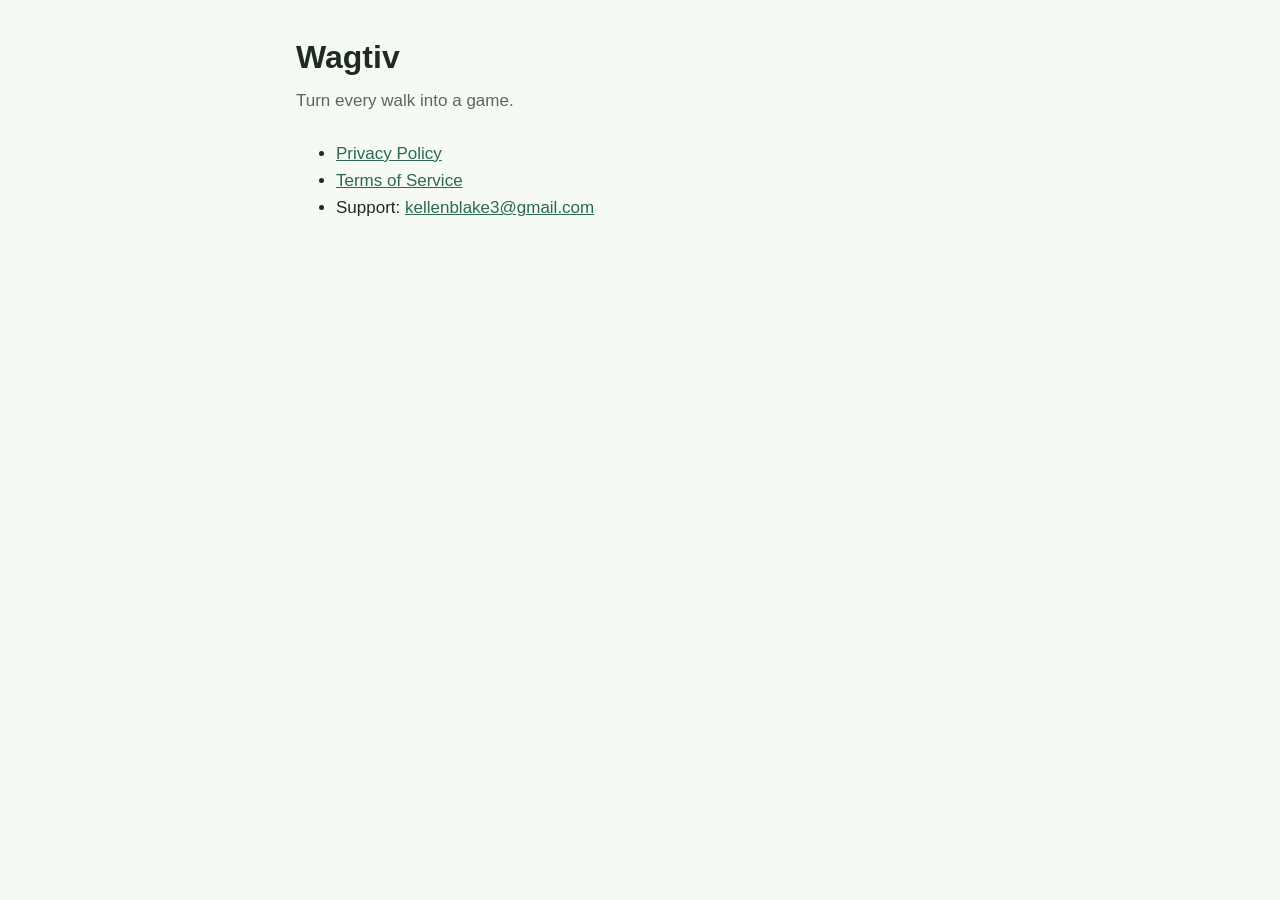
<file: index.html>
<!doctype html>
<html lang="en"><head><meta charset="utf-8"><meta name="viewport" content="width=device-width, initial-scale=1">
<title>Wagtiv</title><link rel="stylesheet" href="style.css"></head>
<body><main>
<h1>Wagtiv</h1>
<p class="meta">Turn every walk into a game.</p>
<ul>
  <li><a href="privacy.html">Privacy Policy</a></li>
  <li><a href="terms.html">Terms of Service</a></li>
  <li>Support: <a href="mailto:kellenblake3@gmail.com">kellenblake3@gmail.com</a></li>
</ul>
</main></body></html>
</file>
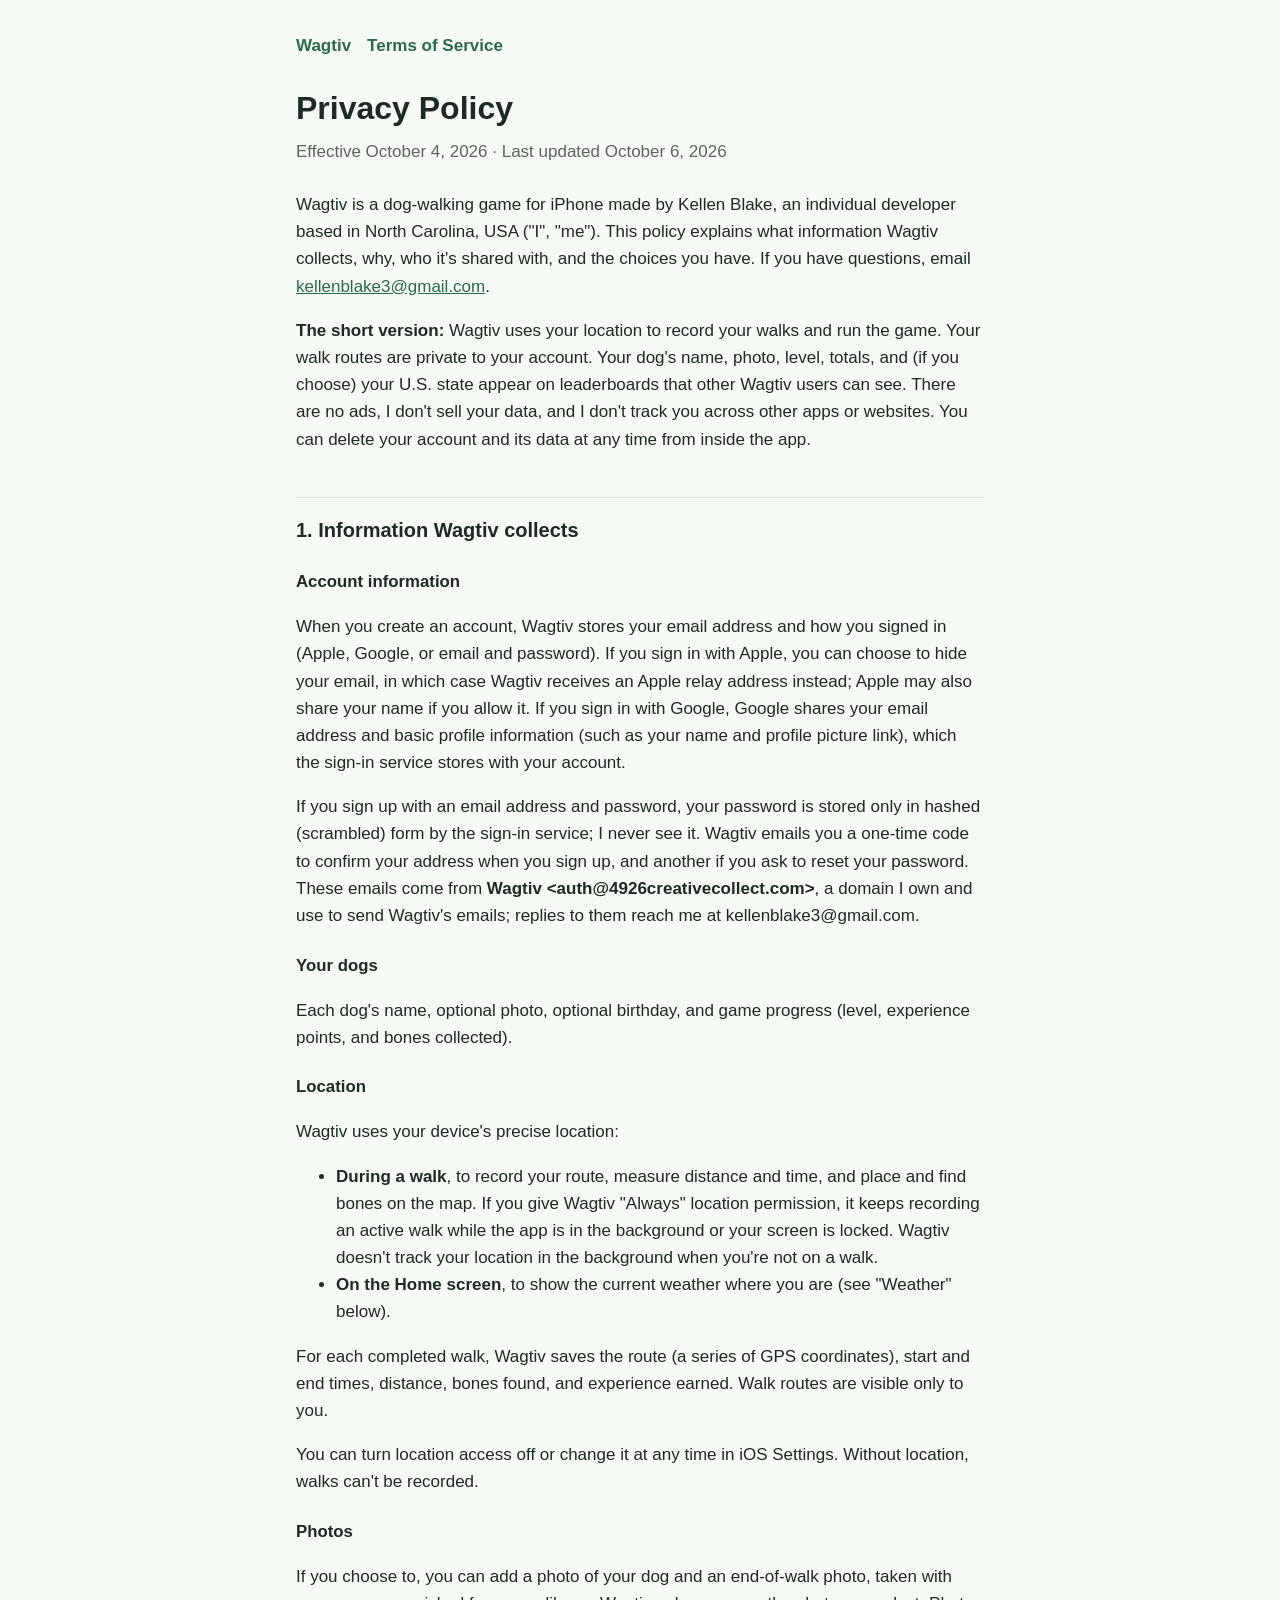
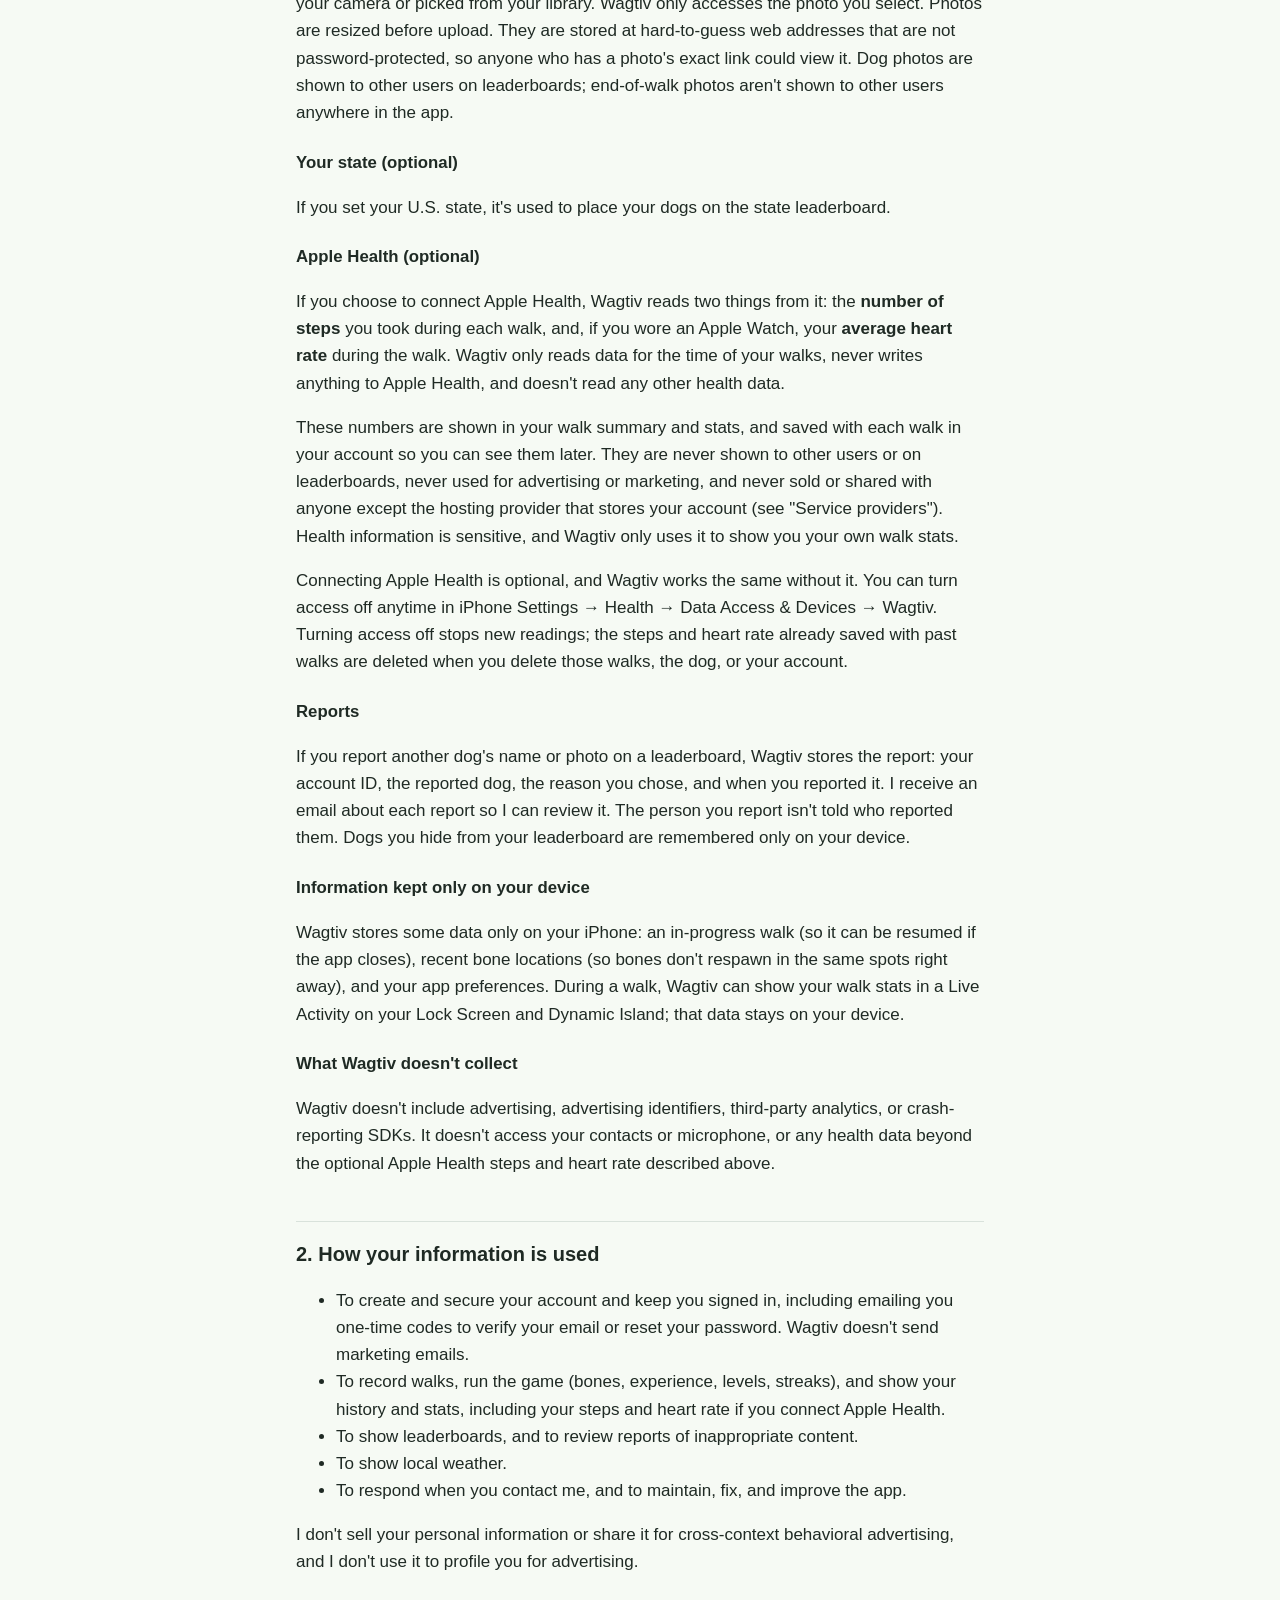
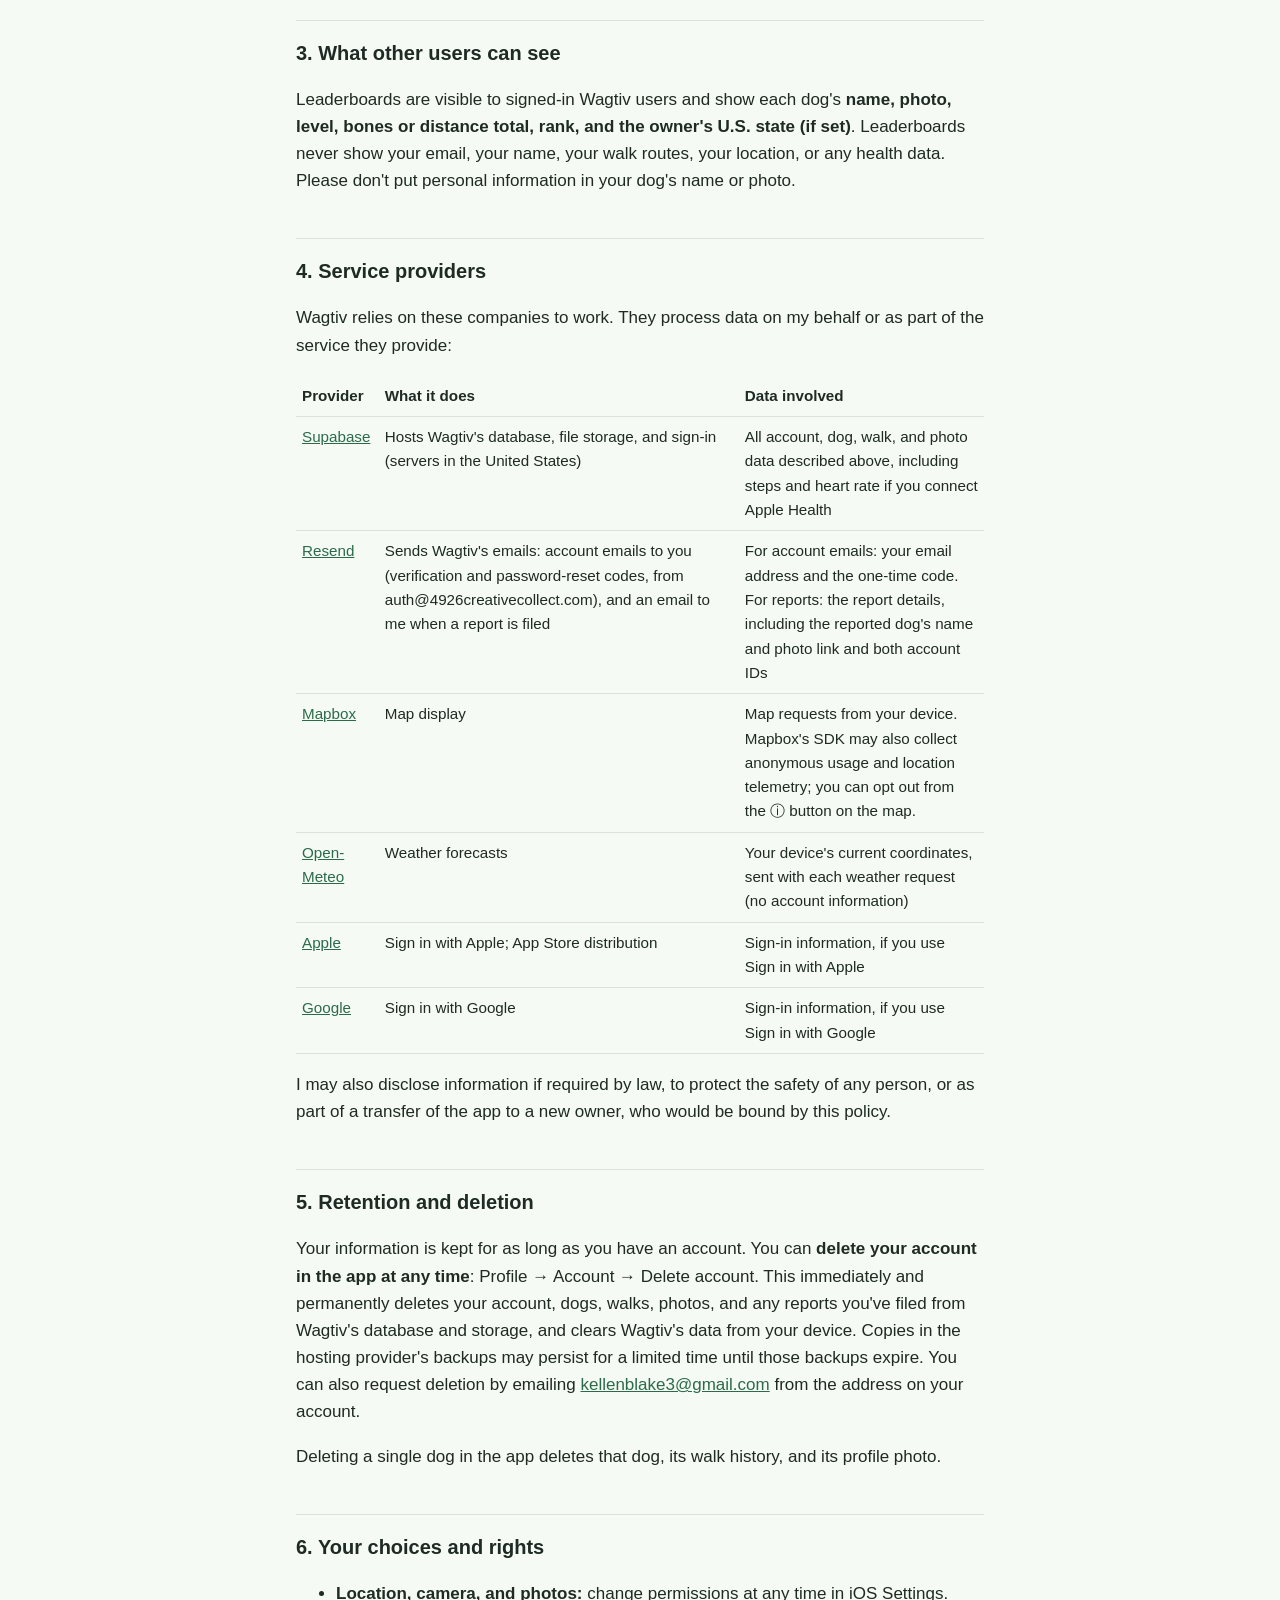
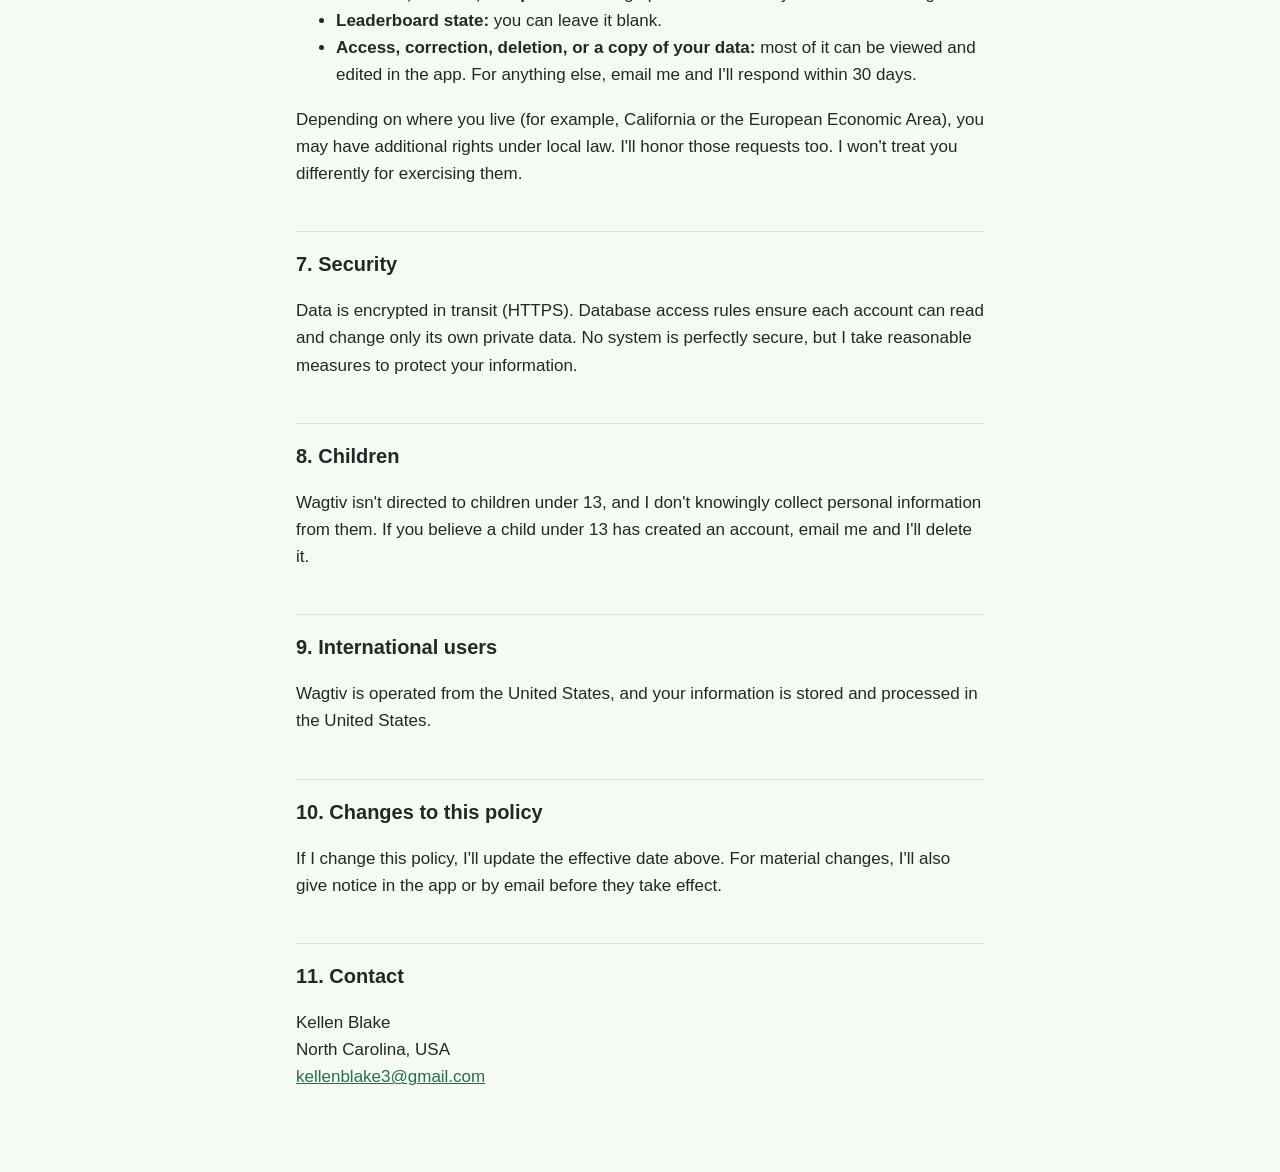
<file: privacy.html>
<!doctype html>
<html lang="en"><head><meta charset="utf-8"><meta name="viewport" content="width=device-width, initial-scale=1">
<title>Wagtiv Privacy Policy</title><link rel="stylesheet" href="style.css"></head>
<body><main>
<nav><a href="index.html">Wagtiv</a><a href="terms.html">Terms of Service</a></nav>
<h1>Privacy Policy</h1>
<p class="meta">Effective October 4, 2026 · Last updated October 6, 2026</p>

<p>Wagtiv is a dog-walking game for iPhone made by Kellen Blake, an individual developer based in North Carolina, USA ("I", "me"). This policy explains what information Wagtiv collects, why, who it's shared with, and the choices you have. If you have questions, email <a href="mailto:kellenblake3@gmail.com">kellenblake3@gmail.com</a>.</p>

<p><strong>The short version:</strong> Wagtiv uses your location to record your walks and run the game. Your walk routes are private to your account. Your dog's name, photo, level, totals, and (if you choose) your U.S. state appear on leaderboards that other Wagtiv users can see. There are no ads, I don't sell your data, and I don't track you across other apps or websites. You can delete your account and its data at any time from inside the app.</p>

<h2>1. Information Wagtiv collects</h2>

<h3>Account information</h3>
<p>When you create an account, Wagtiv stores your email address and how you signed in (Apple, Google, or email and password). If you sign in with Apple, you can choose to hide your email, in which case Wagtiv receives an Apple relay address instead; Apple may also share your name if you allow it. If you sign in with Google, Google shares your email address and basic profile information (such as your name and profile picture link), which the sign-in service stores with your account.</p>
<p>If you sign up with an email address and password, your password is stored only in hashed (scrambled) form by the sign-in service; I never see it. Wagtiv emails you a one-time code to confirm your address when you sign up, and another if you ask to reset your password. These emails come from <strong>Wagtiv &lt;auth@4926creativecollect.com&gt;</strong>, a domain I own and use to send Wagtiv's emails; replies to them reach me at kellenblake3@gmail.com.</p>

<h3>Your dogs</h3>
<p>Each dog's name, optional photo, optional birthday, and game progress (level, experience points, and bones collected).</p>

<h3>Location</h3>
<p>Wagtiv uses your device's precise location:</p>
<ul>
  <li><strong>During a walk</strong>, to record your route, measure distance and time, and place and find bones on the map. If you give Wagtiv "Always" location permission, it keeps recording an active walk while the app is in the background or your screen is locked. Wagtiv doesn't track your location in the background when you're not on a walk.</li>
  <li><strong>On the Home screen</strong>, to show the current weather where you are (see "Weather" below).</li>
</ul>
<p>For each completed walk, Wagtiv saves the route (a series of GPS coordinates), start and end times, distance, bones found, and experience earned. Walk routes are visible only to you.</p>
<p>You can turn location access off or change it at any time in iOS Settings. Without location, walks can't be recorded.</p>

<h3>Photos</h3>
<p>If you choose to, you can add a photo of your dog and an end-of-walk photo, taken with your camera or picked from your library. Wagtiv only accesses the photo you select. Photos are resized before upload. They are stored at hard-to-guess web addresses that are not password-protected, so anyone who has a photo's exact link could view it. Dog photos are shown to other users on leaderboards; end-of-walk photos aren't shown to other users anywhere in the app.</p>

<h3>Your state (optional)</h3>
<p>If you set your U.S. state, it's used to place your dogs on the state leaderboard.</p>

<h3>Apple Health (optional)</h3>
<p>If you choose to connect Apple Health, Wagtiv reads two things from it: the <strong>number of steps</strong> you took during each walk, and, if you wore an Apple Watch, your <strong>average heart rate</strong> during the walk. Wagtiv only reads data for the time of your walks, never writes anything to Apple Health, and doesn't read any other health data.</p>
<p>These numbers are shown in your walk summary and stats, and saved with each walk in your account so you can see them later. They are never shown to other users or on leaderboards, never used for advertising or marketing, and never sold or shared with anyone except the hosting provider that stores your account (see "Service providers"). Health information is sensitive, and Wagtiv only uses it to show you your own walk stats.</p>
<p>Connecting Apple Health is optional, and Wagtiv works the same without it. You can turn access off anytime in iPhone Settings → Health → Data Access &amp; Devices → Wagtiv. Turning access off stops new readings; the steps and heart rate already saved with past walks are deleted when you delete those walks, the dog, or your account.</p>

<h3>Reports</h3>
<p>If you report another dog's name or photo on a leaderboard, Wagtiv stores the report: your account ID, the reported dog, the reason you chose, and when you reported it. I receive an email about each report so I can review it. The person you report isn't told who reported them. Dogs you hide from your leaderboard are remembered only on your device.</p>

<h3>Information kept only on your device</h3>
<p>Wagtiv stores some data only on your iPhone: an in-progress walk (so it can be resumed if the app closes), recent bone locations (so bones don't respawn in the same spots right away), and your app preferences. During a walk, Wagtiv can show your walk stats in a Live Activity on your Lock Screen and Dynamic Island; that data stays on your device.</p>

<h3>What Wagtiv doesn't collect</h3>
<p>Wagtiv doesn't include advertising, advertising identifiers, third-party analytics, or crash-reporting SDKs. It doesn't access your contacts or microphone, or any health data beyond the optional Apple Health steps and heart rate described above.</p>

<h2>2. How your information is used</h2>
<ul>
  <li>To create and secure your account and keep you signed in, including emailing you one-time codes to verify your email or reset your password. Wagtiv doesn't send marketing emails.</li>
  <li>To record walks, run the game (bones, experience, levels, streaks), and show your history and stats, including your steps and heart rate if you connect Apple Health.</li>
  <li>To show leaderboards, and to review reports of inappropriate content.</li>
  <li>To show local weather.</li>
  <li>To respond when you contact me, and to maintain, fix, and improve the app.</li>
</ul>
<p>I don't sell your personal information or share it for cross-context behavioral advertising, and I don't use it to profile you for advertising.</p>

<h2>3. What other users can see</h2>
<p>Leaderboards are visible to signed-in Wagtiv users and show each dog's <strong>name, photo, level, bones or distance total, rank, and the owner's U.S. state (if set)</strong>. Leaderboards never show your email, your name, your walk routes, your location, or any health data. Please don't put personal information in your dog's name or photo.</p>

<h2>4. Service providers</h2>
<p>Wagtiv relies on these companies to work. They process data on my behalf or as part of the service they provide:</p>
<table>
  <tr><th>Provider</th><th>What it does</th><th>Data involved</th></tr>
  <tr><td><a href="https://supabase.com/privacy">Supabase</a></td><td>Hosts Wagtiv's database, file storage, and sign-in (servers in the United States)</td><td>All account, dog, walk, and photo data described above, including steps and heart rate if you connect Apple Health</td></tr>
  <tr><td><a href="https://resend.com/legal/privacy-policy">Resend</a></td><td>Sends Wagtiv's emails: account emails to you (verification and password-reset codes, from auth@4926creativecollect.com), and an email to me when a report is filed</td><td>For account emails: your email address and the one-time code. For reports: the report details, including the reported dog's name and photo link and both account IDs</td></tr>
  <tr><td><a href="https://www.mapbox.com/legal/privacy">Mapbox</a></td><td>Map display</td><td>Map requests from your device. Mapbox's SDK may also collect anonymous usage and location telemetry; you can opt out from the ⓘ button on the map.</td></tr>
  <tr><td><a href="https://open-meteo.com/en/terms">Open-Meteo</a></td><td>Weather forecasts</td><td>Your device's current coordinates, sent with each weather request (no account information)</td></tr>
  <tr><td><a href="https://www.apple.com/legal/privacy/">Apple</a></td><td>Sign in with Apple; App Store distribution</td><td>Sign-in information, if you use Sign in with Apple</td></tr>
  <tr><td><a href="https://policies.google.com/privacy">Google</a></td><td>Sign in with Google</td><td>Sign-in information, if you use Sign in with Google</td></tr>
</table>
<p>I may also disclose information if required by law, to protect the safety of any person, or as part of a transfer of the app to a new owner, who would be bound by this policy.</p>

<h2>5. Retention and deletion</h2>
<p>Your information is kept for as long as you have an account. You can <strong>delete your account in the app at any time</strong>: Profile → Account → Delete account. This immediately and permanently deletes your account, dogs, walks, photos, and any reports you've filed from Wagtiv's database and storage, and clears Wagtiv's data from your device. Copies in the hosting provider's backups may persist for a limited time until those backups expire. You can also request deletion by emailing <a href="mailto:kellenblake3@gmail.com">kellenblake3@gmail.com</a> from the address on your account.</p>
<p>Deleting a single dog in the app deletes that dog, its walk history, and its profile photo.</p>

<h2>6. Your choices and rights</h2>
<ul>
  <li><strong>Location, camera, and photos:</strong> change permissions at any time in iOS Settings.</li>
  <li><strong>Leaderboard state:</strong> you can leave it blank.</li>
  <li><strong>Access, correction, deletion, or a copy of your data:</strong> most of it can be viewed and edited in the app. For anything else, email me and I'll respond within 30 days.</li>
</ul>
<p>Depending on where you live (for example, California or the European Economic Area), you may have additional rights under local law. I'll honor those requests too. I won't treat you differently for exercising them.</p>

<h2>7. Security</h2>
<p>Data is encrypted in transit (HTTPS). Database access rules ensure each account can read and change only its own private data. No system is perfectly secure, but I take reasonable measures to protect your information.</p>

<h2>8. Children</h2>
<p>Wagtiv isn't directed to children under 13, and I don't knowingly collect personal information from them. If you believe a child under 13 has created an account, email me and I'll delete it.</p>

<h2>9. International users</h2>
<p>Wagtiv is operated from the United States, and your information is stored and processed in the United States.</p>

<h2>10. Changes to this policy</h2>
<p>If I change this policy, I'll update the effective date above. For material changes, I'll also give notice in the app or by email before they take effect.</p>

<h2>11. Contact</h2>
<p>Kellen Blake<br>North Carolina, USA<br><a href="mailto:kellenblake3@gmail.com">kellenblake3@gmail.com</a></p>
</main></body></html>
</file>
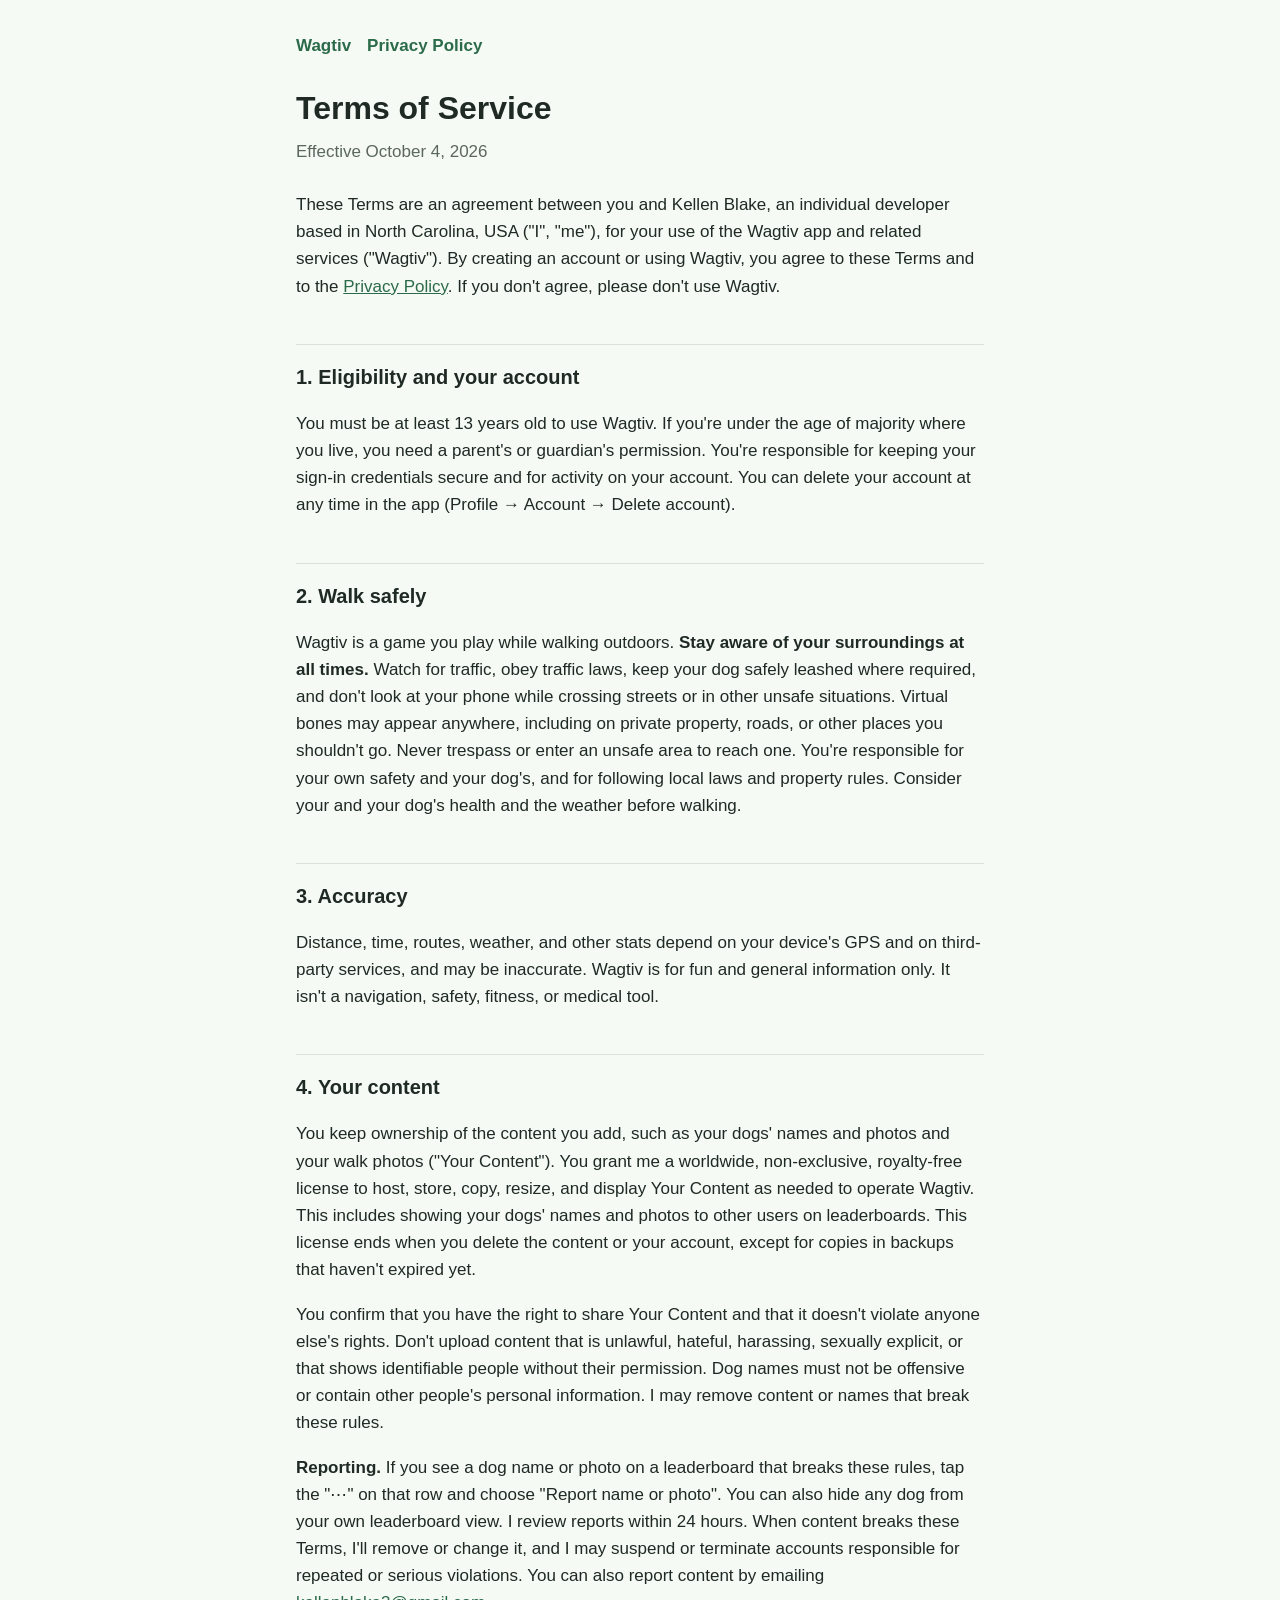
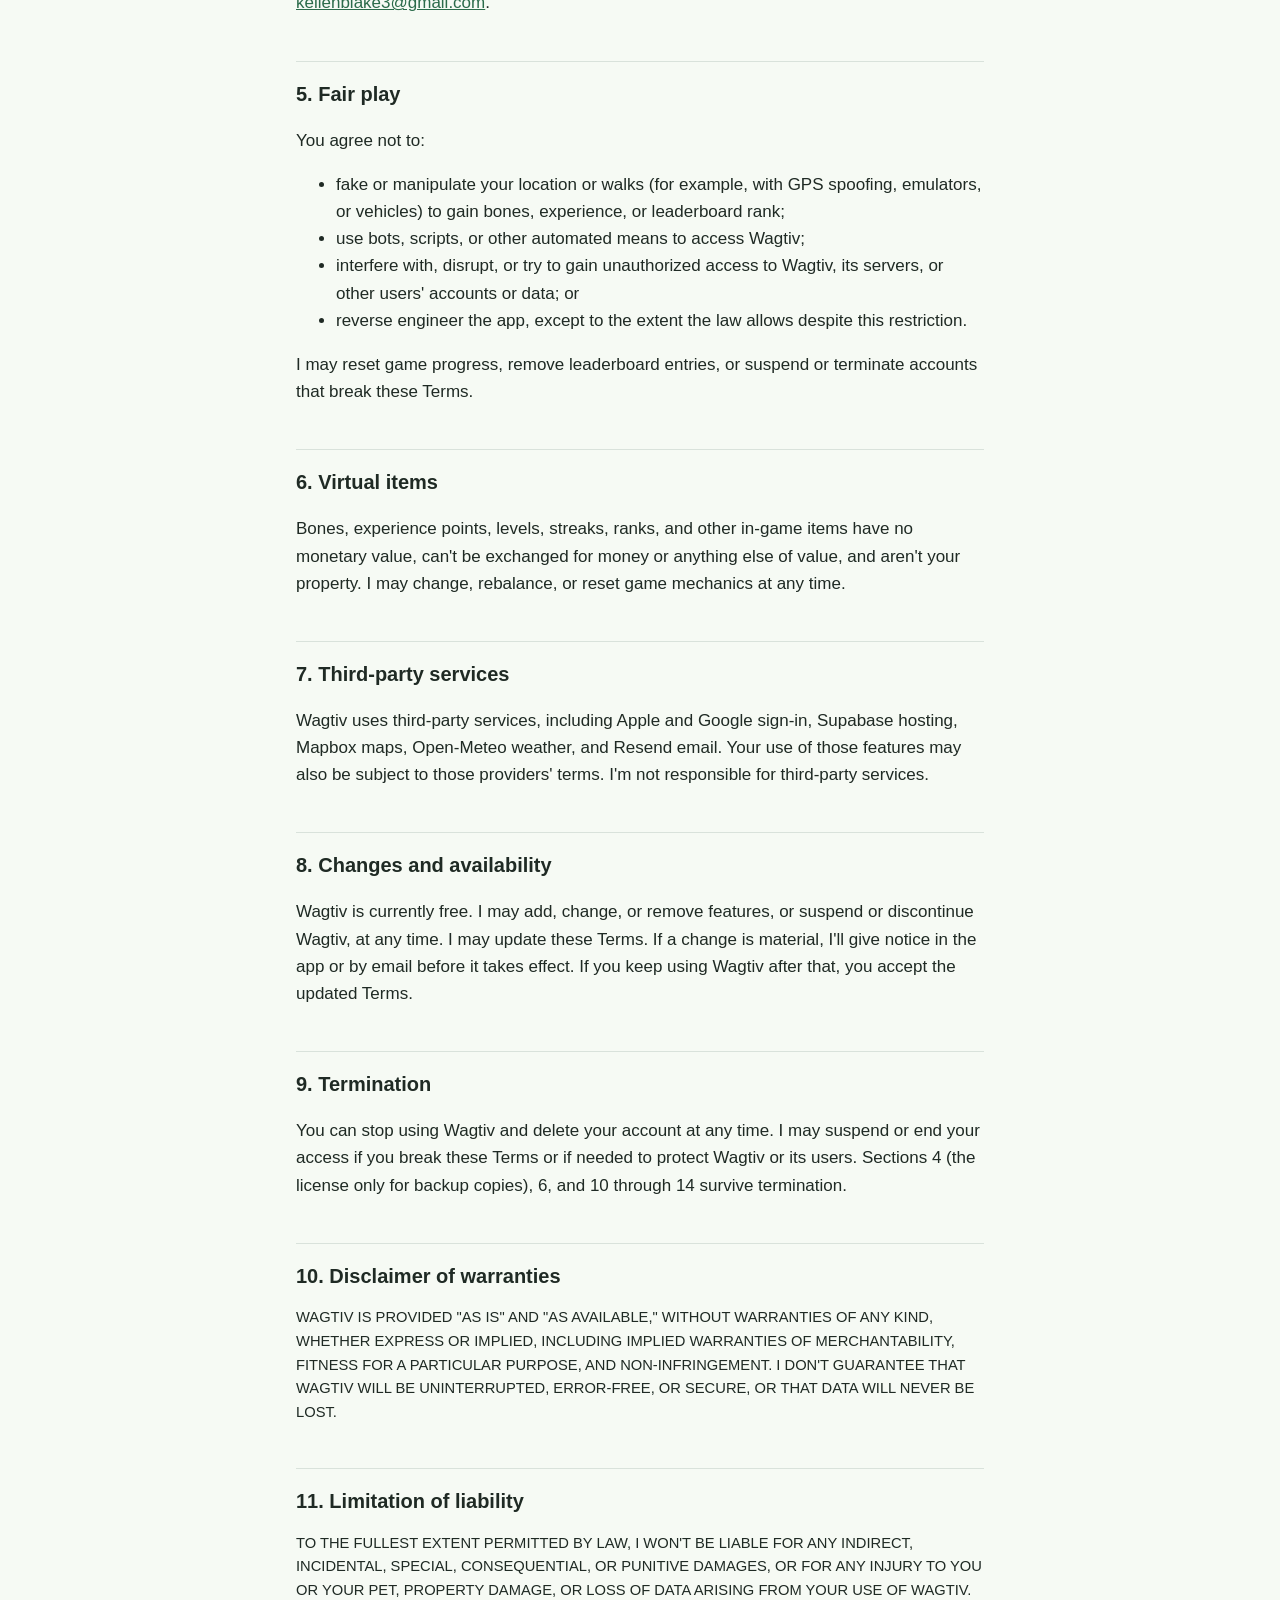
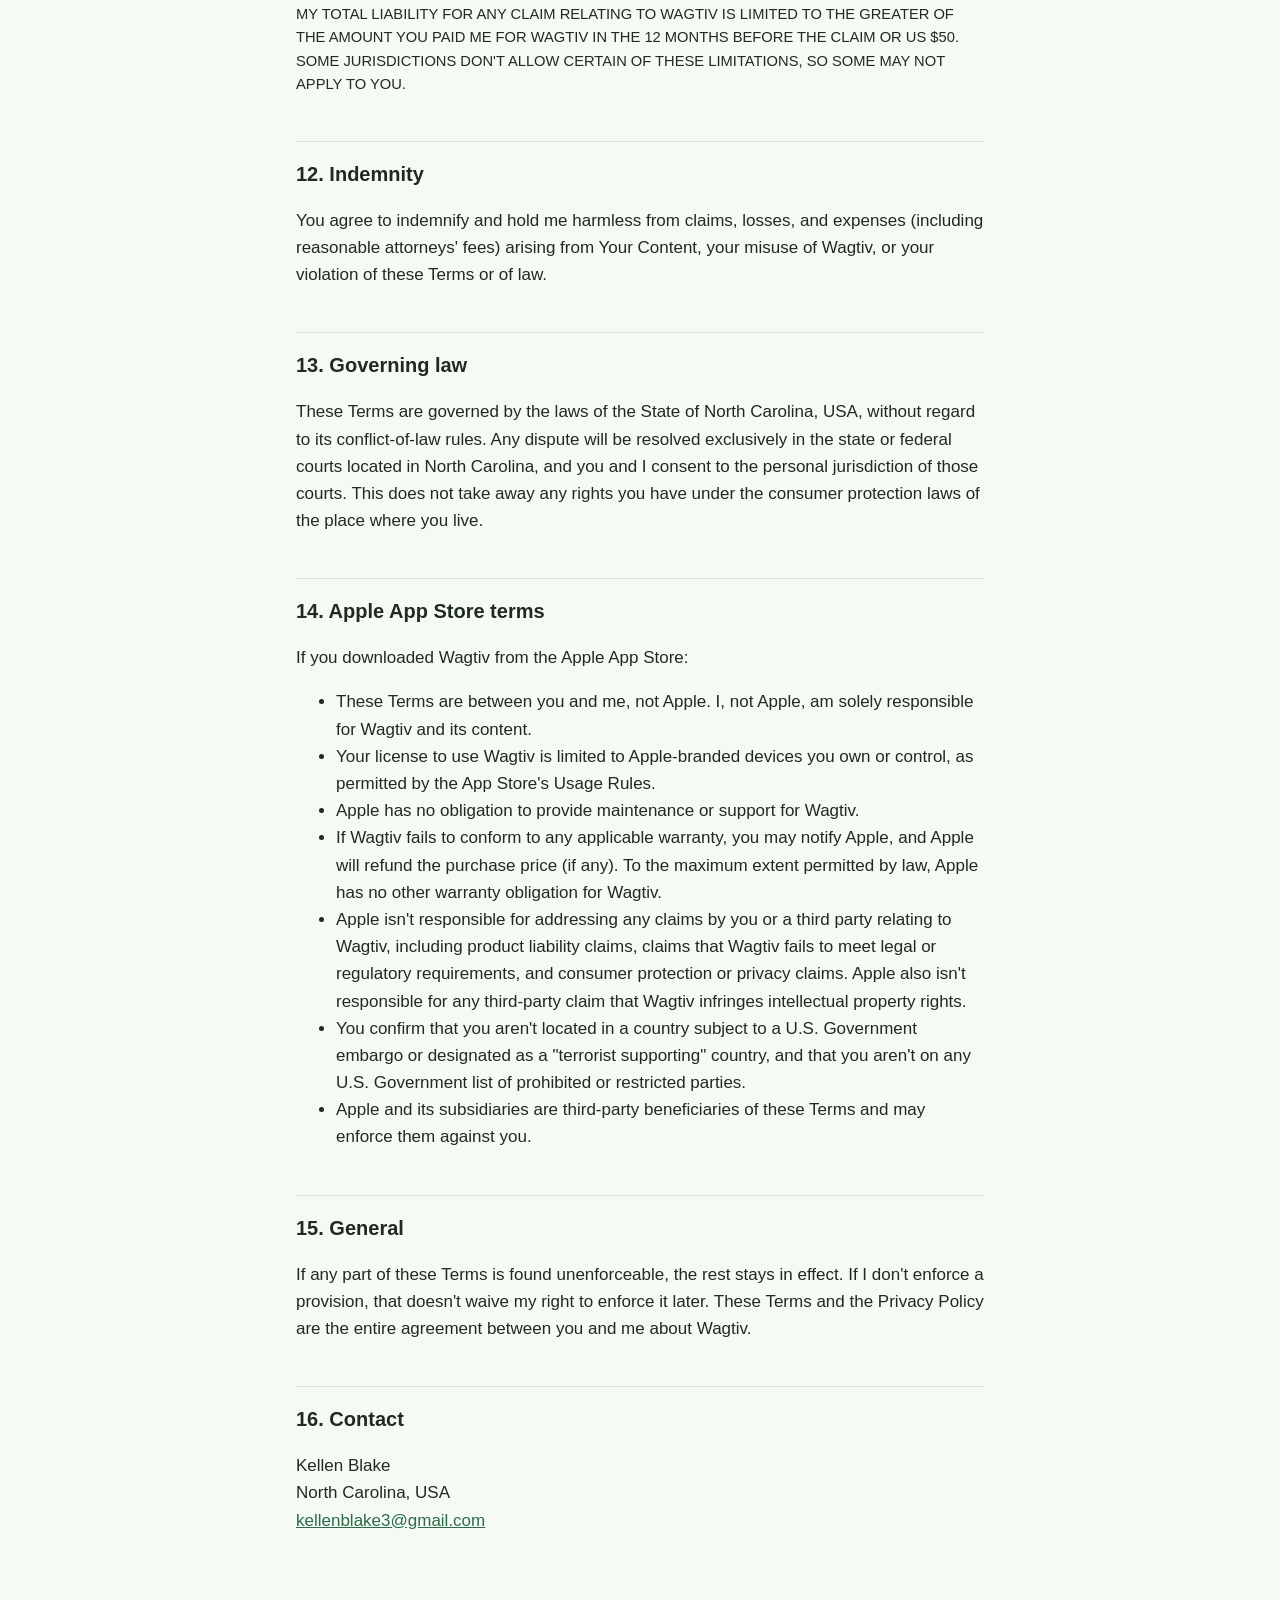
<file: terms.html>
<!doctype html>
<html lang="en"><head><meta charset="utf-8"><meta name="viewport" content="width=device-width, initial-scale=1">
<title>Wagtiv Terms of Service</title><link rel="stylesheet" href="style.css"></head>
<body><main>
<nav><a href="index.html">Wagtiv</a><a href="privacy.html">Privacy Policy</a></nav>
<h1>Terms of Service</h1>
<p class="meta">Effective October 4, 2026</p>

<p>These Terms are an agreement between you and Kellen Blake, an individual developer based in North Carolina, USA ("I", "me"), for your use of the Wagtiv app and related services ("Wagtiv"). By creating an account or using Wagtiv, you agree to these Terms and to the <a href="privacy.html">Privacy Policy</a>. If you don't agree, please don't use Wagtiv.</p>

<h2>1. Eligibility and your account</h2>
<p>You must be at least 13 years old to use Wagtiv. If you're under the age of majority where you live, you need a parent's or guardian's permission. You're responsible for keeping your sign-in credentials secure and for activity on your account. You can delete your account at any time in the app (Profile → Account → Delete account).</p>

<h2>2. Walk safely</h2>
<p>Wagtiv is a game you play while walking outdoors. <strong>Stay aware of your surroundings at all times.</strong> Watch for traffic, obey traffic laws, keep your dog safely leashed where required, and don't look at your phone while crossing streets or in other unsafe situations. Virtual bones may appear anywhere, including on private property, roads, or other places you shouldn't go. Never trespass or enter an unsafe area to reach one. You're responsible for your own safety and your dog's, and for following local laws and property rules. Consider your and your dog's health and the weather before walking.</p>

<h2>3. Accuracy</h2>
<p>Distance, time, routes, weather, and other stats depend on your device's GPS and on third-party services, and may be inaccurate. Wagtiv is for fun and general information only. It isn't a navigation, safety, fitness, or medical tool.</p>

<h2>4. Your content</h2>
<p>You keep ownership of the content you add, such as your dogs' names and photos and your walk photos ("Your Content"). You grant me a worldwide, non-exclusive, royalty-free license to host, store, copy, resize, and display Your Content as needed to operate Wagtiv. This includes showing your dogs' names and photos to other users on leaderboards. This license ends when you delete the content or your account, except for copies in backups that haven't expired yet.</p>
<p>You confirm that you have the right to share Your Content and that it doesn't violate anyone else's rights. Don't upload content that is unlawful, hateful, harassing, sexually explicit, or that shows identifiable people without their permission. Dog names must not be offensive or contain other people's personal information. I may remove content or names that break these rules.</p>
<p><strong>Reporting.</strong> If you see a dog name or photo on a leaderboard that breaks these rules, tap the "⋯" on that row and choose "Report name or photo". You can also hide any dog from your own leaderboard view. I review reports within 24 hours. When content breaks these Terms, I'll remove or change it, and I may suspend or terminate accounts responsible for repeated or serious violations. You can also report content by emailing <a href="mailto:kellenblake3@gmail.com">kellenblake3@gmail.com</a>.</p>

<h2>5. Fair play</h2>
<p>You agree not to:</p>
<ul>
  <li>fake or manipulate your location or walks (for example, with GPS spoofing, emulators, or vehicles) to gain bones, experience, or leaderboard rank;</li>
  <li>use bots, scripts, or other automated means to access Wagtiv;</li>
  <li>interfere with, disrupt, or try to gain unauthorized access to Wagtiv, its servers, or other users' accounts or data; or</li>
  <li>reverse engineer the app, except to the extent the law allows despite this restriction.</li>
</ul>
<p>I may reset game progress, remove leaderboard entries, or suspend or terminate accounts that break these Terms.</p>

<h2>6. Virtual items</h2>
<p>Bones, experience points, levels, streaks, ranks, and other in-game items have no monetary value, can't be exchanged for money or anything else of value, and aren't your property. I may change, rebalance, or reset game mechanics at any time.</p>

<h2>7. Third-party services</h2>
<p>Wagtiv uses third-party services, including Apple and Google sign-in, Supabase hosting, Mapbox maps, Open-Meteo weather, and Resend email. Your use of those features may also be subject to those providers' terms. I'm not responsible for third-party services.</p>

<h2>8. Changes and availability</h2>
<p>Wagtiv is currently free. I may add, change, or remove features, or suspend or discontinue Wagtiv, at any time. I may update these Terms. If a change is material, I'll give notice in the app or by email before it takes effect. If you keep using Wagtiv after that, you accept the updated Terms.</p>

<h2>9. Termination</h2>
<p>You can stop using Wagtiv and delete your account at any time. I may suspend or end your access if you break these Terms or if needed to protect Wagtiv or its users. Sections 4 (the license only for backup copies), 6, and 10 through 14 survive termination.</p>

<h2>10. Disclaimer of warranties</h2>
<p class="caps">Wagtiv is provided "as is" and "as available," without warranties of any kind, whether express or implied, including implied warranties of merchantability, fitness for a particular purpose, and non-infringement. I don't guarantee that Wagtiv will be uninterrupted, error-free, or secure, or that data will never be lost.</p>

<h2>11. Limitation of liability</h2>
<p class="caps">To the fullest extent permitted by law, I won't be liable for any indirect, incidental, special, consequential, or punitive damages, or for any injury to you or your pet, property damage, or loss of data arising from your use of Wagtiv. My total liability for any claim relating to Wagtiv is limited to the greater of the amount you paid me for Wagtiv in the 12 months before the claim or US $50. Some jurisdictions don't allow certain of these limitations, so some may not apply to you.</p>

<h2>12. Indemnity</h2>
<p>You agree to indemnify and hold me harmless from claims, losses, and expenses (including reasonable attorneys' fees) arising from Your Content, your misuse of Wagtiv, or your violation of these Terms or of law.</p>

<h2>13. Governing law</h2>
<p>These Terms are governed by the laws of the State of North Carolina, USA, without regard to its conflict-of-law rules. Any dispute will be resolved exclusively in the state or federal courts located in North Carolina, and you and I consent to the personal jurisdiction of those courts. This does not take away any rights you have under the consumer protection laws of the place where you live.</p>

<h2>14. Apple App Store terms</h2>
<p>If you downloaded Wagtiv from the Apple App Store:</p>
<ul>
  <li>These Terms are between you and me, not Apple. I, not Apple, am solely responsible for Wagtiv and its content.</li>
  <li>Your license to use Wagtiv is limited to Apple-branded devices you own or control, as permitted by the App Store's Usage Rules.</li>
  <li>Apple has no obligation to provide maintenance or support for Wagtiv.</li>
  <li>If Wagtiv fails to conform to any applicable warranty, you may notify Apple, and Apple will refund the purchase price (if any). To the maximum extent permitted by law, Apple has no other warranty obligation for Wagtiv.</li>
  <li>Apple isn't responsible for addressing any claims by you or a third party relating to Wagtiv, including product liability claims, claims that Wagtiv fails to meet legal or regulatory requirements, and consumer protection or privacy claims. Apple also isn't responsible for any third-party claim that Wagtiv infringes intellectual property rights.</li>
  <li>You confirm that you aren't located in a country subject to a U.S. Government embargo or designated as a "terrorist supporting" country, and that you aren't on any U.S. Government list of prohibited or restricted parties.</li>
  <li>Apple and its subsidiaries are third-party beneficiaries of these Terms and may enforce them against you.</li>
</ul>

<h2>15. General</h2>
<p>If any part of these Terms is found unenforceable, the rest stays in effect. If I don't enforce a provision, that doesn't waive my right to enforce it later. These Terms and the Privacy Policy are the entire agreement between you and me about Wagtiv.</p>

<h2>16. Contact</h2>
<p>Kellen Blake<br>North Carolina, USA<br><a href="mailto:kellenblake3@gmail.com">kellenblake3@gmail.com</a></p>
</main></body></html>
</file>
<file: style.css>
:root { --bg: #f6faf4; --ink: #1f2a24; --muted: #5b665f; --accent: #2b6b4a; --rule: #d9e2db; }
@media (prefers-color-scheme: dark) { :root { --bg: #141a16; --ink: #e6ece7; --muted: #a3ada6; --accent: #7cc39c; --rule: #2c3530; } }
* { box-sizing: border-box; }
body { margin: 0; background: var(--bg); color: var(--ink); font: 17px/1.6 -apple-system, BlinkMacSystemFont, "Segoe UI", Roboto, sans-serif; }
main { max-width: 720px; margin: 0 auto; padding: 32px 16px 64px; }
h1 { font-size: 2rem; margin: 0 0 4px; }
h2 { font-size: 1.25rem; margin: 2.2em 0 .4em; padding-top: .8em; border-top: 1px solid var(--rule); }
h3 { font-size: 1.05rem; margin: 1.4em 0 .3em; }
.meta { color: var(--muted); margin: 0 0 1.5em; }
a { color: var(--accent); }
nav { margin-bottom: 24px; font-weight: 600; }
nav a { margin-right: 16px; text-decoration: none; }
table { border-collapse: collapse; width: 100%; font-size: .95rem; }
th, td { text-align: left; vertical-align: top; padding: 8px 6px; border-bottom: 1px solid var(--rule); }
.caps { text-transform: uppercase; font-size: .92rem; }
</file>
